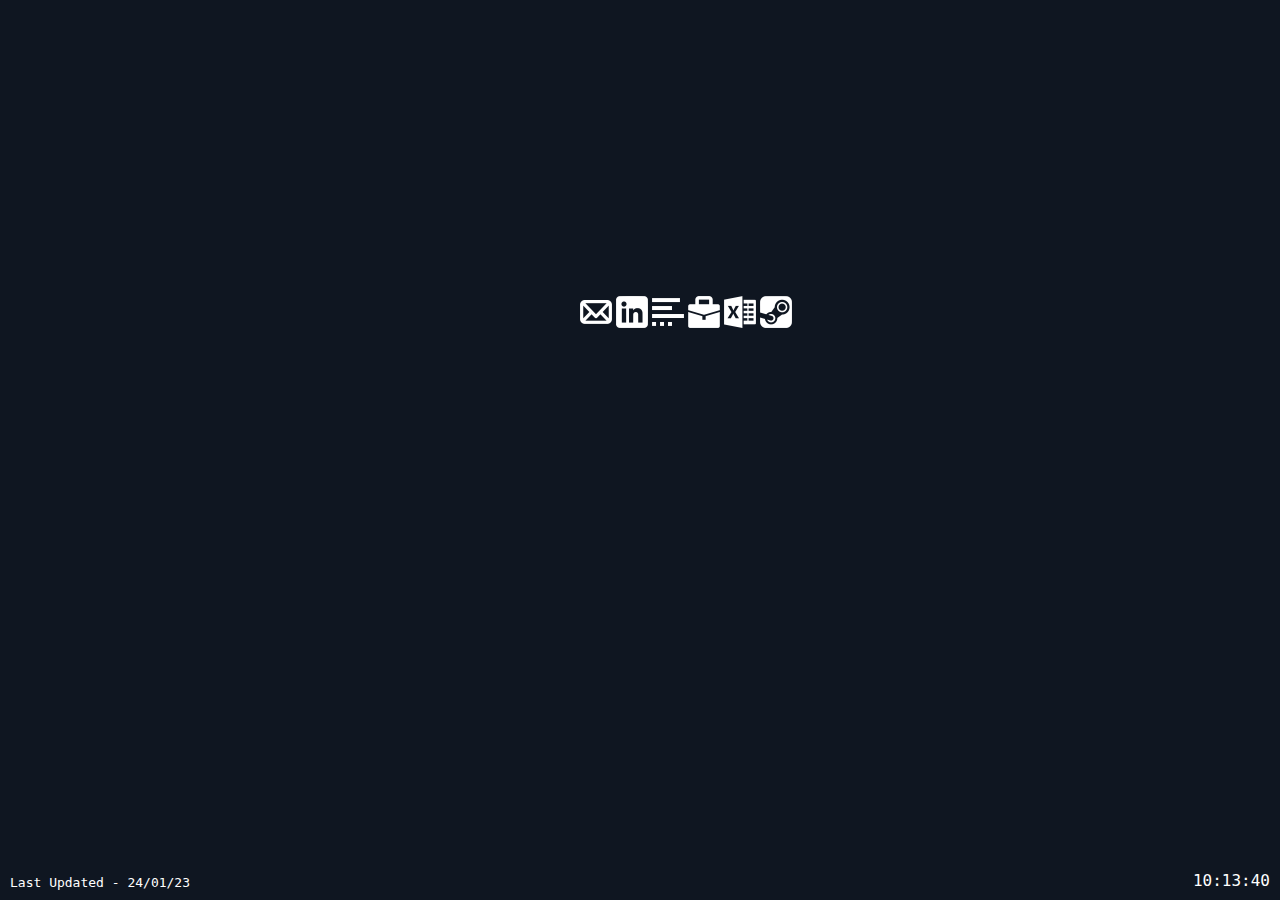
<file: index.html>
<!DOCTYPE html>
<html>
	<head>
		<link rel="stylesheet" href="style.css">
		<title>Magnus Åhman</title>
	</head>
	<body onload="startTime()">
		<ul id="nav">
			<li><a href="mailto: manxuss@gmail.com"><img src="Images/Icons/mail.png"></a><h1>Email</h1></li>
			<li><a href="https://www.linkedin.com/in/magnusahman/" target="_blank"><img src="Images/Icons/linkedin.png"></a><h1>LinkedIn</h1></li>
			<li><a href="cv.html"><img src="Images/Icons/CV.png"></a><h1>CV</h1></li>
			<li><a href="portfolio.html"><img src="Images/Icons/briefcase.png"></a><h1>Portfolio</h1></li>
			<li><a href="spreadsheets.html"><img src="Images/Icons/excel.png"></a><h1>Spreadsheets</h1></li>
			<li><a href="https://steamcommunity.com/id/manxuss/" target="_blank"><img src="Images/Icons/steam.png"></a><h1>Steam</h1></li>
		</ul>
		<div id="update">Last Updated - 24/01/23</div>
		<div id="time"></div>	
	<script src="script.js"></script>
	</body>
</html>
</file>
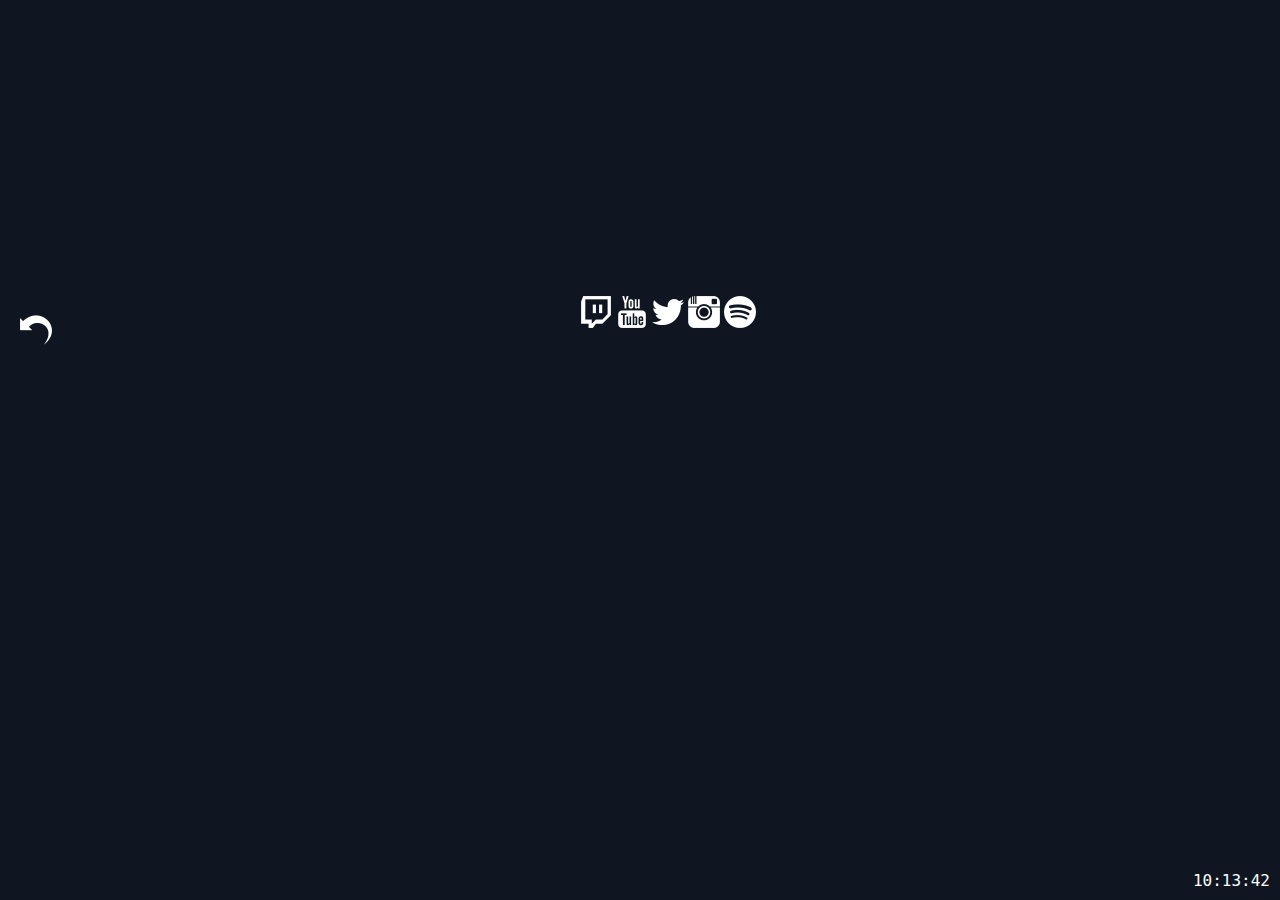
<file: platforms.html>
<!DOCTYPE html>
<html>
	<head>
		<link rel="stylesheet" href="style.css">
		<title>Page Title</title>
	</head>
	<body onload="startTime()">
		<a href="index.html" id="back"><img src="icons/back.png"></a>
		<ul id="nav">
			<li><a href="https://www.twitch.tv/manxuss" target="_blank"><img src="icons/twitch.png"></a><h1>Twitch</h1></li>
			<li><a href="https://www.youtube.com/user/Manxuss/featured" target="_blank"><img src="icons/youtube.png"></a><h1>Youtube</h1></li>
			<li><a href="https://twitter.com/manxuss" target="_blank"><img src="icons/twitter.png"></a><h1>Twitter</h1></li>
			<li><a href="https://www.instagram.com/manxus/" target="_blank"><img src="icons/instagram.png"></a><h1>Instagram</h1></li>
			<li><a href="https://open.spotify.com/user/113434856?si=27b2342286174bec" target="_blank"><img src="icons/spotify.png"></a><h1>Spotify</h1></li>
		</ul>
		<div id="time"></div>	
	<script src="script.js"></script>
	</body>
</html>
</file>
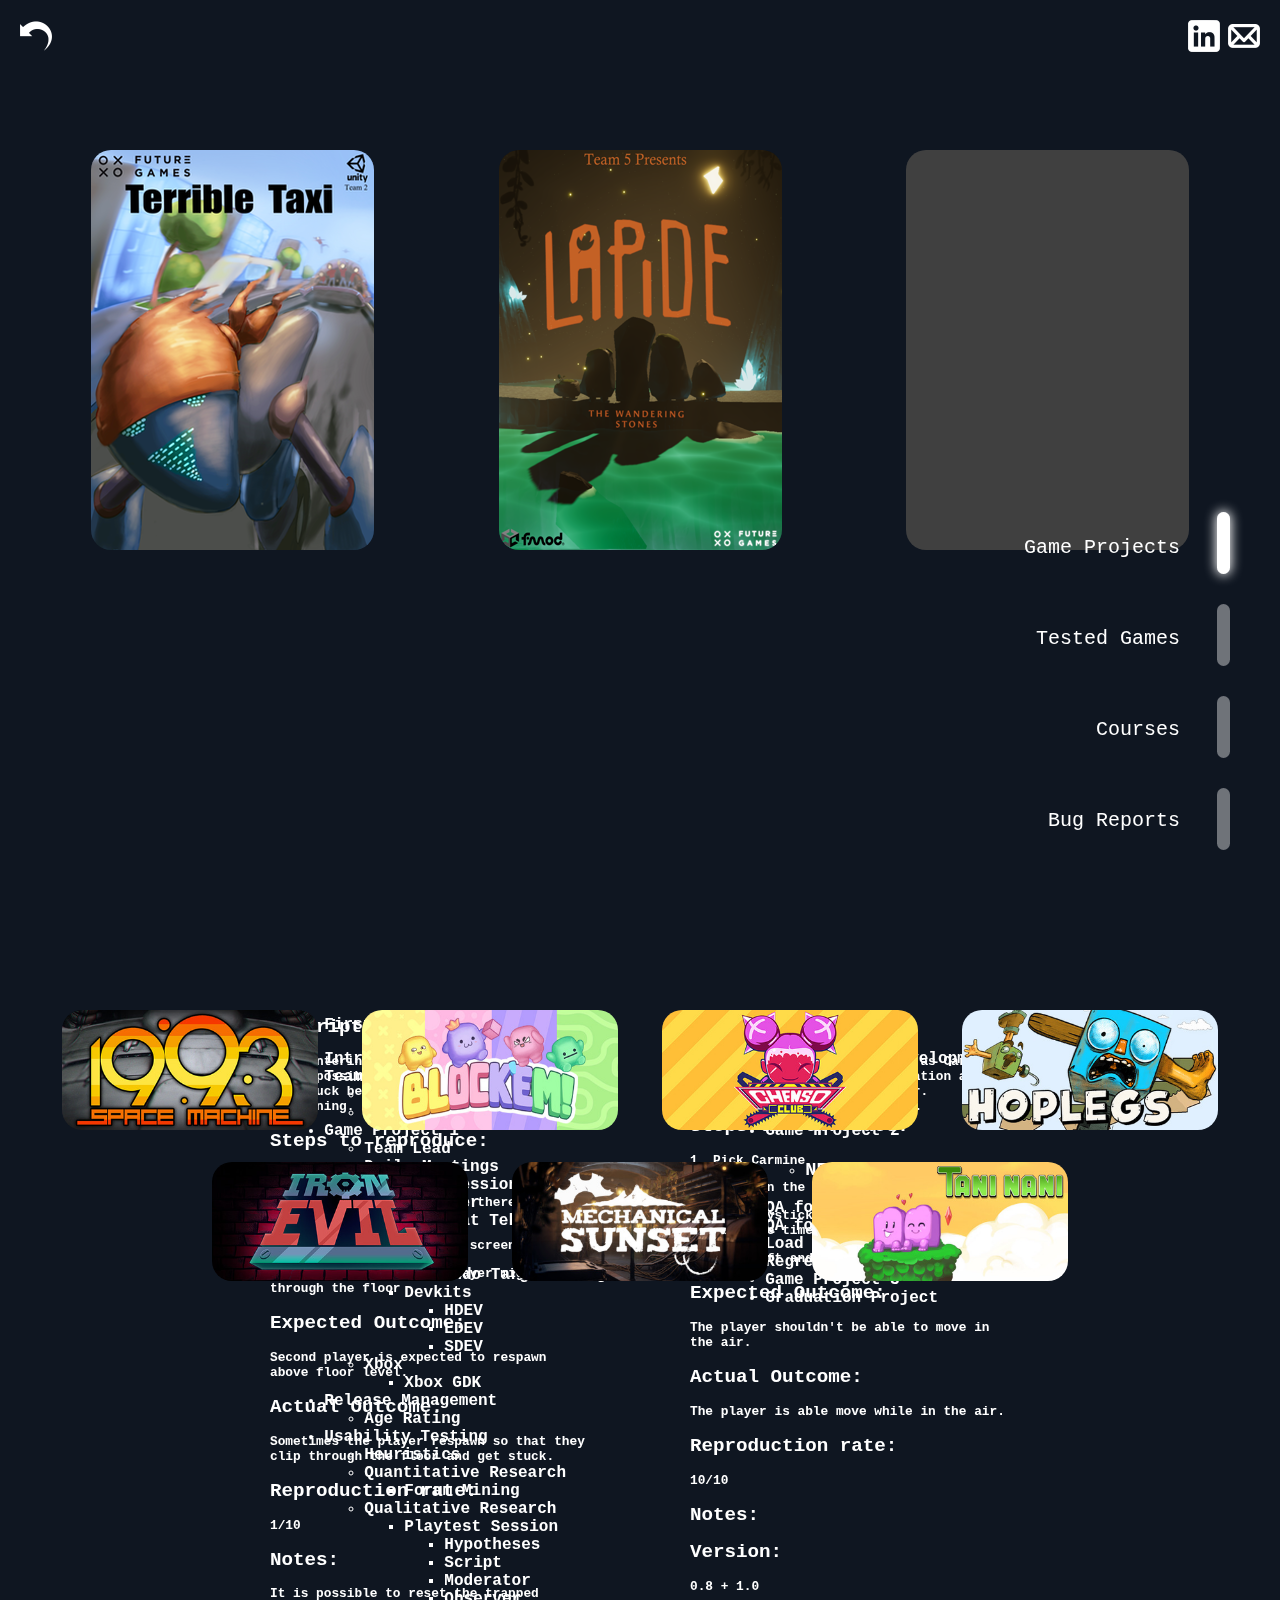
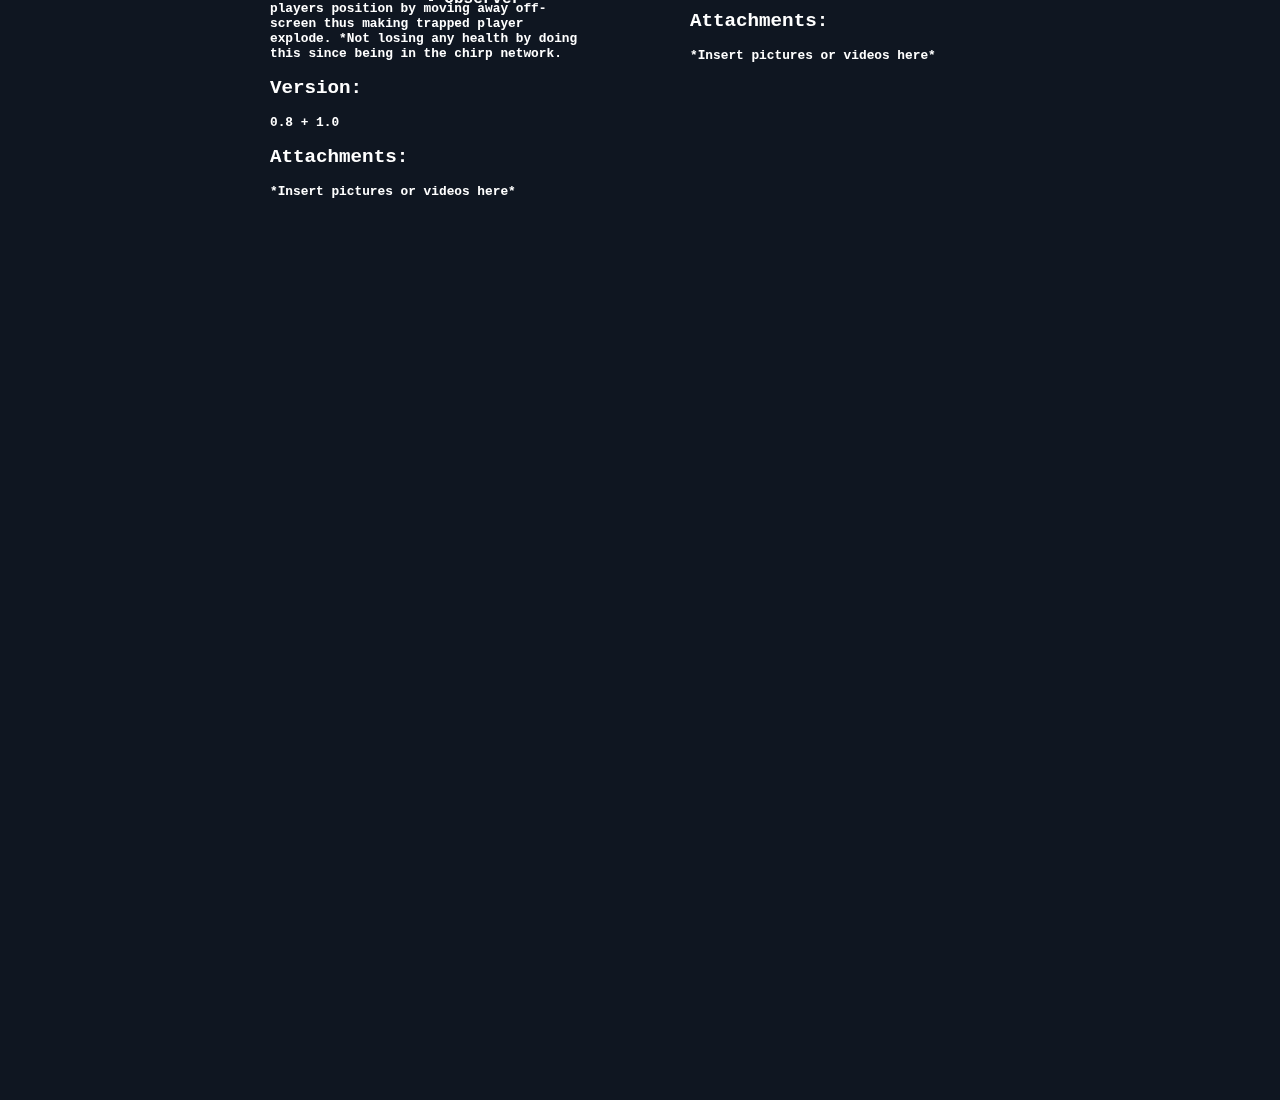
<file: portfolio.html>
<!DOCTYPE html>
	<html>
		<head>
			<link rel="stylesheet" href="portfolio.css">
			<title>Magnus Åhman</title>
		</head>
	<body>
		<div class="layout">
  			<div class="section-stick">
    			<div class="stick active"></div>
  			</div>
  			<div class="section-name">
  				<li>Game Projects</li>
  				<li>Tested Games</li>
  				<li>Courses</li>
  				<li>Bug Reports</li>
  			</div>
  			<div class="back">
  				<a href="index.html"><img src="Images/Icons/back.png"></a>
  			</div>
  			<div class="contact">
  				<a href="https://www.linkedin.com/in/magnusahman/" target="_blank"><img src="Images/Icons/linkedin.png"></a>
  				<a href="mailto: manxuss@gmail.com"><img src="Images/Icons/mail.png"></a>
  			</div>
  			<section class="s1">
  				<div>
  					<a href="https://futuregames.itch.io/terrible-taxi" target="_blank"><img src="Images/Logo/GP1.png"></a>
  					<a href="https://futuregames.itch.io/lapide" target="_blank"><img src="Images/Logo/GP2.png"></a>
  					<img src="Images/Logo/GPPlaceholder.png">
  				</div>
  			</section>
  			<section class="s2">
  				<div>
  					<a href="https://store.steampowered.com/app/373480/1993_Space_Machine/" target="_blank"><img src="Images/Logo/1993spacemachine.png"></a>

  					<a href="https://store.steampowered.com/app/1529220/BlockEm/" target="_blank"><img src="Images/Logo/Blockem.png"></a>

  					<a href="https://store.steampowered.com/app/1454730/Chenso_Club/" target="_blank"><img src="Images/Logo/Chensoclub.png"></a>

  					<a href="https://store.steampowered.com/app/1395830/Hoplegs/" target="_blank"><img src="Images/Logo/Hoplegs.png"></a>

  					<a href="https://store.steampowered.com/app/1795100/IRON_EVIL/" target="_blank"><img src="Images/Logo/Ironevil.png"></a>

  					<a href="https://store.steampowered.com/app/1946760/Mechanical_Sunset/" target="_blank"><img src="Images/Logo/Mechanicalsunset.png"></a>

  					<a href="https://store.steampowered.com/app/1196800/TaniNani/" target="_blank"><img src="Images/Logo/Taninani.png"></a>

  				</div>
  			</section>
  			<section class="s3">
  				<div>
  					<ul>First Term</ul>
  					<ul>
  						<li>Introduction to QA</li>
  						<li>Teambuilding
  							<ul>
  								<li>Agile</li>
  								<li>Scrum</li>
  							</ul>
  						</li>
  						<li>Game Project 1
  							<ul>
  								<li>Team Lead</li>
  								<li>Daily Meetings</li>
  								<li>Playtest Session</li>
  								<li>Game Trailer</li>
  								<li>Presented at Teknikens Hus</li>
  							</ul>
  						</li>
  						<li>QA for Console
  							<ul>
  								<li>Nintendo
  									<ul>
  										<li>Nintendo Target Manager</li>
  										<li>Devkits
  											<ul>
  												<li>HDEV</li>
  												<li>EDEV</li>
  												<li>SDEV</li>
  											</ul>
  										</li>
  									</ul>
  								</li>
  								<li>Xbox
  									<ul>
  										<li>Xbox GDK</li>
  									</ul>
  								</li>
  							</ul>
  						</li>
  						<li>Release Management
  							<ul>
  								<li>Age Rating</li>
  							</ul>
  						</li>
  						<li>Usability Testing
  							<ul>
  								<li>Heuristics</li>
  								<li>Quantitative Research
  									<ul>
  										<li>Forum Mining</li>
  									</ul>
  								</li>
  								<li>Qualitative Research
  									<ul>
  										<li>Playtest Session
  											<ul>
  												<li>Hypotheses</li>
  												<li>Script</li>
  												<li>Moderator</li>
  												<li>Observer</li>
  											</ul>
  										</li>
  									</ul>
  								</li>
  							</ul>
  						</li>
  					</ul>
  				</div>
  				<div>
  					<ul>Second Term</ul>
  					<ul>
  						<li>Professional Development
  							<ul>
  								<li>CV</li>
  								<li>Portfolio</li>
  								<li>Cover Letter</li>
  							</ul>
  						</li>
  						<li>Game Project 2
  							<ul>
  								<li><h3>NEXT COURSE!</h3></li>
  							</ul>
  						</li>
  						<li>QA for Mobile
  							
  						</li>
  						<li>QA for Web-based apps
  							
  						</li>
  						<li>Load Testing
  							
  						</li>
  						<li>Regression Testing

  						</li>
  						<li>Game Project 3
  							
  						</li>
  						<li>Graduation Project
  							
  						</li>
  					</ul>
  				</div>
  			</section>
 			<section class="s4">
 				<div>
 					<h2>Description:</h2>
						<p>When entering the CHIRP NETWORK in co-op it is possible for the second player to get stuck below the floor when respawning.

					<h2>Steps to reproduce:</h2>
						<p>1. Enter "CHIRP NETWORK"
						<p>2. Player one stands where there's a spacing in the floor
						<p>3. Second player goes off screen
						<p>4. When respawning the player might clip through the floor

					<h2>Expected Outcome:</h2>
						<p>Second player is expected to respawn above floor level.

					<h2>Actual Outcome:</h2>
						<p>Sometimes the player respawn so that they clip through the floor and get stuck.

					<h2>Reproduction rate:</h2>
						<p>1/10

					<h2>Notes:</h2>
						<p>It is possible to reset the trapped players position by moving away off-screen thus making trapped player explode. *Not losing any health by doing this since being in the chirp network.

					<h2>Version:</h2>
						<p>0.8 + 1.0

					<h2>Attachments:</h2>
						<p>*Insert pictures or videos here*
 				</div>
 				<div>
 					<h2>Description:</h2>
						<p>When slamming down the hammer as Carmine you can get stuck in the animation and move back and forth in the air.

					<h2>Steps to reproduce:</h2>
						<p>1. Pick Carmine
						<p>2. Stand on the floor (not platforms)
						<p>3. Push joystick [L] down and press X + B at the same time
						<p>4. Move left and right

					<h2>Expected Outcome:</h2>
						<p>The player shouldn't be able to move in the air.

					<h2>Actual Outcome:</h2>
						<p>The player is able move while in the air.

					<h2>Reproduction rate:</h2>
						<p>10/10

					<h2>Notes:</h2>

					<h2>Version:</h2>
						<p>0.8 + 1.0

					<h2>Attachments:</h2>
						<p>*Insert pictures or videos here*
 				</div>
 			</section>

		</div>
		<script src="script.js"></script>
	</body>
</html>
</file>
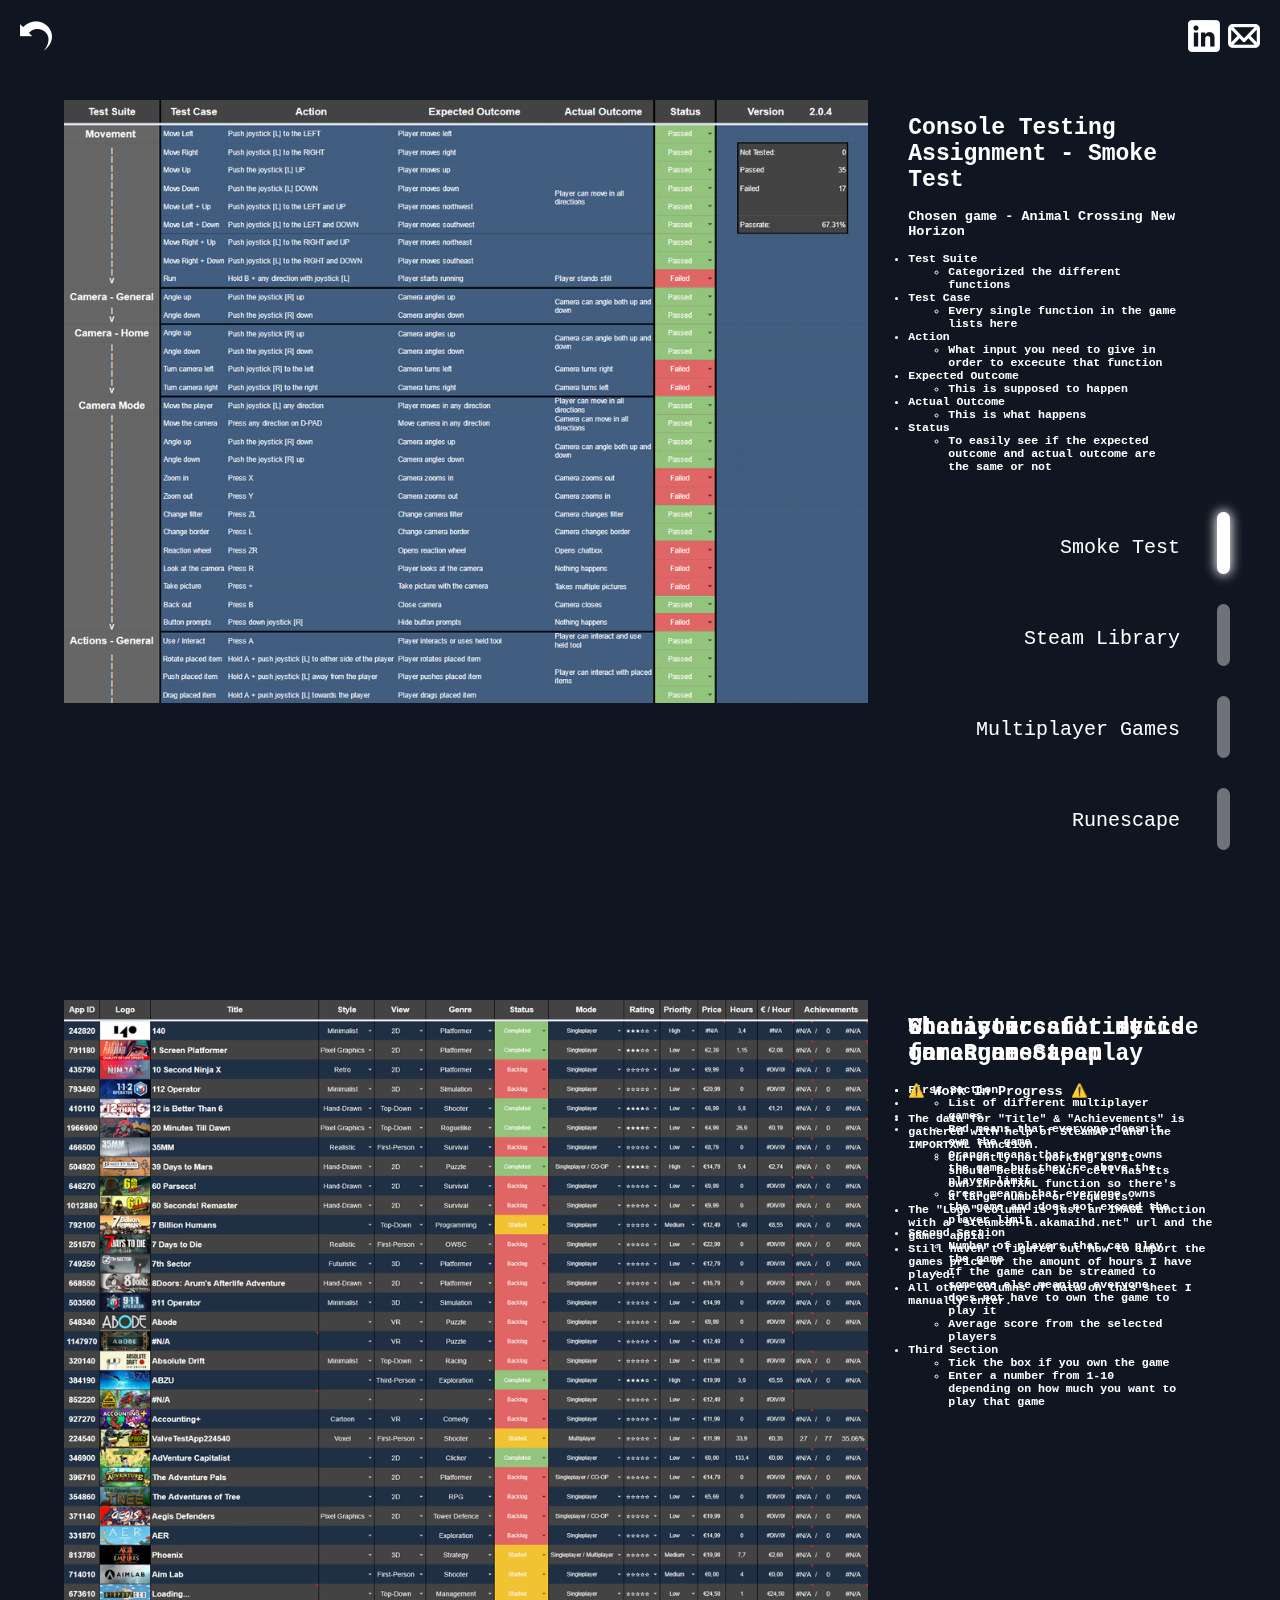
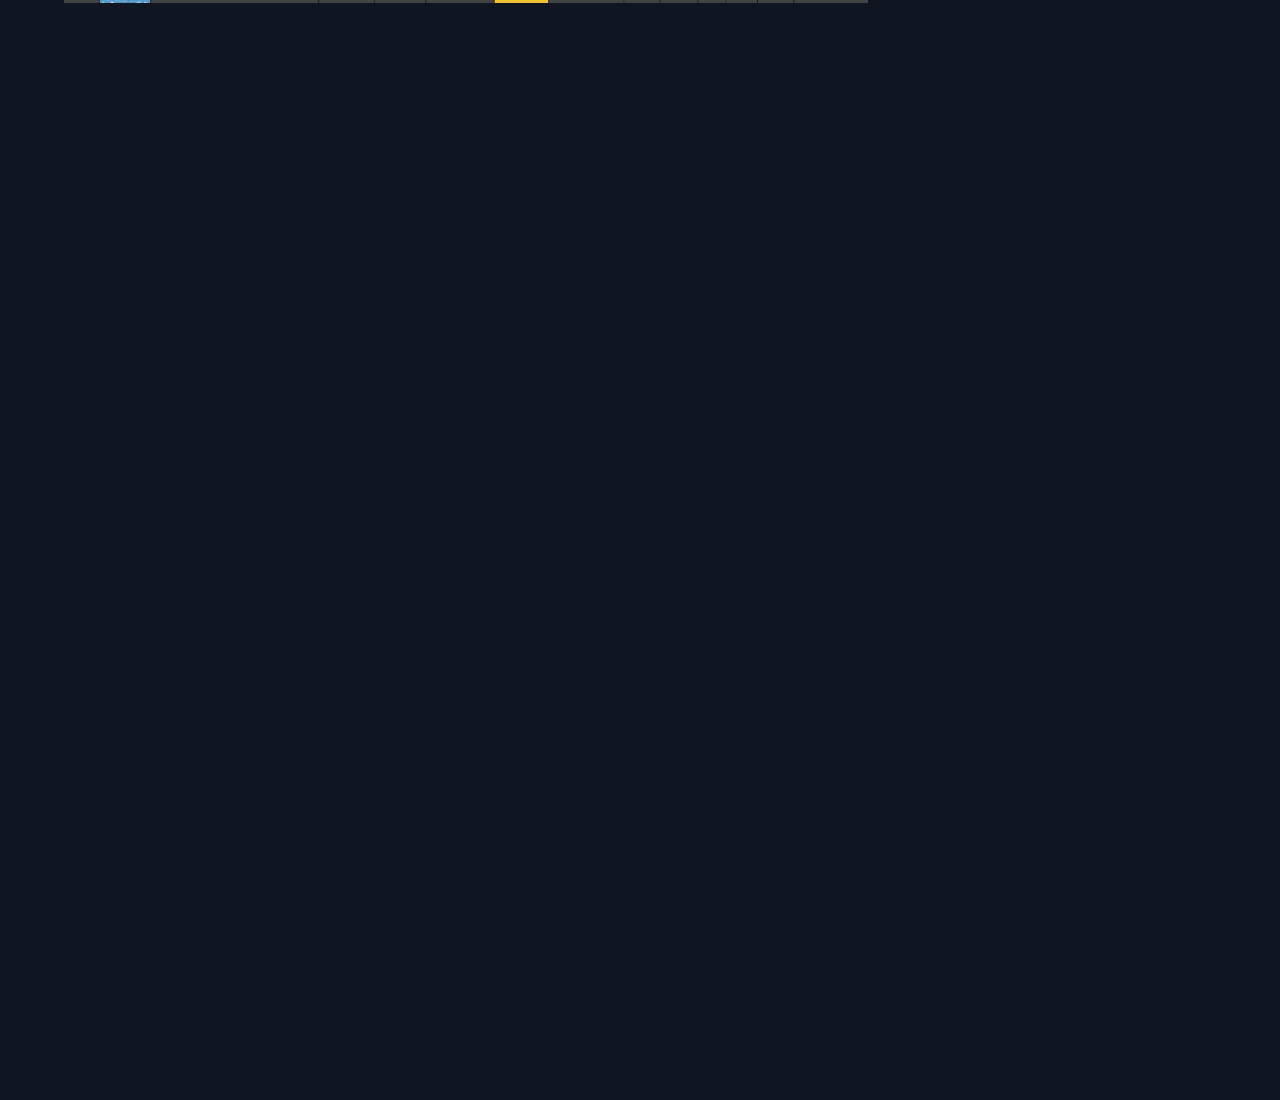
<file: spreadsheets.html>
<!DOCTYPE html>
	<html>
		<head>
			<link rel="stylesheet" href="spreadsheets.css">
			<title>Magnus Åhman</title>
		</head>
	<body>
		<div class="layout">
  			<div class="section-stick">
    			<div class="stick active"></div>
  			</div>
  			<div class="section-name">
  				<li>Smoke Test</li>
  				<li>Steam Library</li>
  				<li>Multiplayer Games</li>
  				<li>Runescape</li>
  			</div>
  			<div class="back">
  				<a href="index.html"><img src="Images/Icons/back.png"></a>
  			</div>
  			<div class="contact">
  				<a href="https://www.linkedin.com/in/magnusahman/" target="_blank"><img src="Images/Icons/linkedin.png"></a>
  				<a href="mailto: manxuss@gmail.com"><img src="Images/Icons/mail.png"></a>
  			</div>
  			<section class="s1">
  				<div class="spreadimg">
  					<img src="Images/Smoketest.png">
  				</div>
  				<div class="spreadtext">
  					<ul>
  						<h1>Console Testing Assignment - Smoke Test</h1>
 						<h3>Chosen game - Animal Crossing New Horizon</h3>
 						<li>Test Suite
 							<ul>
 								<li>Categorized the different functions</li>
 							</ul>
 						</li>
 						<li>Test Case
 							<ul>
 								<li>Every single function in the game lists here</li>
 							</ul>
 						</li>
 						<li>Action
 							<ul>
 								<li>What input you need to give in order to excecute that function</li>
 							</ul>
 						</li>
 						<li>Expected Outcome
 							<ul>
 								<li>This is supposed to happen</li>
 							</ul>
 						</li>
 						<li>Actual Outcome
 							<ul>
 								<li>This is what happens</li>
 							</ul>
 						</li>
 						<li>Status
 							<ul>
 								<li>To easily see if the expected outcome and actual outcome are the same or not</li>
 							</ul>
 						</li>
 					</ul>
  				</div>
  			</section>
  			<section class="s2">
  				<div class="spreadimg">
 					<img src="Images/Steamstatistics.png">
 				</div>
 				<div class="spreadtext">
 					<ul>
 						<h1>Statistics for my games on Steam</h1>
 						<h3>⚠️ Work In Progress ⚠️</h3>
 						<li>The data for "Title" & "Achievements" is gathered with help of SteamAPI and the IMPORTXML function.
 							<ul>
 								<li>Currently not working as it should because each cell has its own IMPORTXML function so there's a large number or requests.</li>
 							</ul>
 						</li>
 						<li>The "Logo" column is just an IMAGE function with a "steamcdn-a.akamaihd.net" url and the games appid.
 							
 						</li>
 						<li>Still haven't figured out how to import the games price or the amount of hours I have played.
 							
 						</li>
 						<li>All other columns of data on this sheet I manually enter.
 							
 						</li>
 					</ul>
 				</div>
  			</section>
  			<section class="s3">
  				<div class="spreadimg">
  					<img src="Images/Multiplayergames.png">
  				</div>
  				<div class="spreadtext">
  					<ul>
 						<h1>When you can't decide on a game to play</h1>
 						<li>First Section
 							<ul>
 								<li>List of different multiplayer games</li>
 								<li>Red means that everyone doesn't own the game</li>
 								<li>Orange means that everyone owns the game but they're above the player limit</li>
 								<li>Green means that everyone owns the game and does not exceed the player limit</li>
 							</ul>
 						</li>
 						<li>Second Section
 							<ul>
 								<li>Number of players that can play the game</li>
 								<li>If the game can be streamed to someone else meaning everyone does not have to own the game to play it</li>
 								<li>Average score from the selected players</li>
 							</ul>
 						</li>
 						<li>Third Section
 							<ul>
 								<li>Tick the box if you own the game</li>
 								<li>Enter a number from 1-10 depending on how much you want to play that game</li>
 							</ul>
 						</li>
 					</ul>
  				</div>
  			</section>
  			<section class="s4">
  				<div class="spreadimg">
  					<img src="Images/Runescape.png">
  				</div>
  				<div class="spreadtext">
  					<ul>
 						<h1>Character statistics for Runescape</h1>
 						<h3></h3>
 						<li>
 							
 						</li>
 						<li>
 							
 						</li>
 						<li>
 							
 						</li>
 						<li>
 							
 						</li>
 					</ul>
  				</div>
  			</section>
		</div>
		<script src="script.js"></script>
	</body>
</html>
</file>
<file: style.css>
body {
	background-color: #0f1621;
	margin: 0;
	font-family: monospace;
	color: #fff;
}

#nav {
	margin-top: 23%;
	margin-left: 42%;
	display: flex;
}

#nav li {
	display: flex;
	align-items: flex-end;
	padding: 2px;
	color: white;
}

.hover a:hover + h1 {
	display: block;
}

h1 {
	display: none;
	font-size: 20px;
	padding-left: 2px;
}

.typewriter {
color: #fff;
overflow: hidden;
white-space: nowrap;
margin: 0 auto;
letter-spacing: .15em;
border-right: .15em solid orange;
animation: 
    typing 1s steps(30, end),
    blink-caret .75s step-end infinite;
}

@keyframes typing {
  from { width: 0 }
  to { width: 100% }
}

@keyframes blink-caret {
  from, to { border-color: transparent }
  50% { border-color: orange; }
}

::-webkit-scrollbar {
    display: none;
}

#time {
	position: absolute;
	font-size: 1rem;
	right: 10px;
	bottom: 10px;
}

#back {
	position: fixed;
	margin: 20px;
}

#update {
	position: absolute;
	bottom: 10px;
	left: 10px;
}
</file>
<file: portfolio.css>
body {
	background-color: #0f1621;
	margin: 0;
	padding: 0;
	font-family: monospace;
	color: #fff;
  overflow: hidden scroll;
  -ms-overflow-style: none;
}

.back {
	position: fixed;
	left: 20px;
	top: 20px;
	z-index: 5;
}

.contact {
  position: fixed;
  right: 20px;
  top: 20px;
  z-index: 5;
}

:root {
  --color-white: #fff;
  --time-animation: 0.6s;
}
@keyframes pulse {
  0% {
    transform: translateY(0px);
  }
  50% {
    transform: translateY(25px);
  }
  100% {
    transform: translateY(0px);
  }
}
html {
  scrollbar-width: none;
}
body::-webkit-scrollbar {
  display: none;
}
.layout {
  width: 100%;
  height: calc(100vh * 3);
  position: relative;
}
.layout .section-stick {
  margin: auto;
  position: fixed;
  right: 50px;
  bottom: 50px;
  display: flex;
  flex-direction: column;
  row-gap: 30px;
  align-items: center;
  justify-content: flex-start;
  z-index: 1000;
}
.layout .section-stick .stick,
.layout .section-stick .active {
  width: 13px;
  height: 62px;
  border: none;
  border-radius: 9px;
}
.layout .section-stick .stick {
  position: relative;
  background-color: rgba(255, 255, 255, 0.4);
  transition: all var(--time-animation) ease-in-out;
}
.layout .section-stick .active {
  position: absolute;
  background-color: var(--color-white);
  box-shadow: 0px 0px 12px 1px var(--color-white);
  backdrop-filter: blur(3px);
  -webkit-backdrop-filter: blur(3px);
}
.layout section {
  width: 100%;
  height: 100vh;
  position: fixed;
  top: 100px;
  left: 0;
  right: 0;
  display: flex;
  justify-content: center;
  color: var(--color-white);
  font-size: 40px;
  font-weight: 600;
  transform: translateY(100vh);
  transition: all var(--time-animation) ease-in-out;
  z-index: 0;
}
.layout section .home {
  display: flex;
  flex-direction: column;
  row-gap: 45px;
  align-items: center;
}
.layout .s1 {
  transform: translateY(0);
  z-index: 4;
}
.layout .s2 {
  z-index: 3;
}
.layout .s3 {
  z-index: 2;
}
.layout .s4 {
  z-index: 1;
}
/*** RESPONSIVE ***/
/* MOBILE */
@media screen and (max-width: 576px) {
  body::-webkit-scrollbar {
    width: 0px;
    background: transparent;
    -webkit-appearance: none;
  }
  .layout .section-stick {
    right: 20px;
    bottom: 20px;
    transform: scale(0.7);
  }
  .layout section {
    font-size: 40px;
  }
}
.layout .section-name {
	position: fixed;
	bottom: 0;
	right: 100px;
	color: #fff;
	z-index: 5;
	text-align: right;
	font-size: 20px;
	list-style: none;
}

.layout .section-name li {
	margin-bottom: 68px;
}

.s3 ul {
  font-size: 1rem;
}

.s3 div {
  margin-left: 50px;
  margin-right: 50px;
}

.s4 div {
  font-size: 0.8rem;
  width: 25%;
  margin-left: 50px;
  margin-right: 50px;
}

.s1 img {
  border-radius: 20px;
  margin: 50px;
}

.s1 img:hover {
  scale: 1.1;
}

.s2 img {
  border-radius: 20px;
  margin: 10px;
  width: 20%;
  height: auto;
}

.s2 img:hover {
  scale: 1.1;
}

.s2 div {
  text-align: center;
}

.overlay {
  position: fixed;
  top: 0;
  bottom: 0;
  left: 0;
  right: 0;
  transition: opacity 500ms;
  visibility: hidden;
  opacity: 0;
}
.overlay:target {
  visibility: visible;
  opacity: 1;
}

.popup {
  margin: 70px auto;
  padding: 20px;
  background: black;
  color: white;
  border-radius: 5px;
  width: 30%;
  position: relative;
  transition: all 5s ease-in-out;
}

.popup h2 {
  margin-top: 0;
  font-family: Tahoma, Arial, sans-serif;
}
.popup .close {
  position: absolute;
  top: 20px;
  right: 30px;
  transition: all 200ms;
  font-size: 30px;
  font-weight: bold;
  text-decoration: none;
  color: #333;
}
.popup .close:hover {
  color: #06D85F;
}
.popup .content {
  max-height: 30%;
  overflow: auto;
}

@media screen and (max-width: 700px){
  .box{
    width: 70%;
  }
  .popup{
    width: 70%;
  }
}
</file>
<file: spreadsheets.css>
body {
	background-color: #0f1621;
	margin: 0;
	padding: 0;
	font-family: monospace;
	color: #fff;
  overflow: hidden scroll;
  -ms-overflow-style: none;
}

.back {
	position: fixed;
	left: 20px;
	top: 20px;
	z-index: 5;
}

.contact {
  position: fixed;
  right: 20px;
  top: 20px;
  z-index: 5;
}

:root {
  --color-white: #fff;
  --time-animation: 0.6s;
}
@keyframes pulse {
  0% {
    transform: translateY(0px);
  }
  50% {
    transform: translateY(25px);
  }
  100% {
    transform: translateY(0px);
  }
}
html {
  scrollbar-width: none;
}
body::-webkit-scrollbar {
  display: none;
}
.layout {
  width: 100%;
  height: calc(100vh * 3);
  position: relative;
}
.layout .section-stick {
  margin: auto;
  position: fixed;
  right: 50px;
  bottom: 50px;
  display: flex;
  flex-direction: column;
  row-gap: 30px;
  align-items: center;
  justify-content: flex-start;
  z-index: 1000;
}
.layout .section-stick .stick,
.layout .section-stick .active {
  width: 13px;
  height: 62px;
  border: none;
  border-radius: 9px;
}
.layout .section-stick .stick {
  position: relative;
  background-color: rgba(255, 255, 255, 0.4);
  transition: all var(--time-animation) ease-in-out;
}
.layout .section-stick .active {
  position: absolute;
  background-color: var(--color-white);
  box-shadow: 0px 0px 12px 1px var(--color-white);
  backdrop-filter: blur(3px);
  -webkit-backdrop-filter: blur(3px);
}
.layout section {
  width: 100%;
  height: 100vh;
  position: fixed;
  top: 100px;
  left: 0;
  right: 0;
  display: flex;
  text-align: center;
  color: var(--color-white);
  font-size: 40px;
  font-weight: 600;
  transform: translateY(100vh);
  transition: all var(--time-animation) ease-in-out;
  z-index: 0;
}
.layout section .home {
  display: flex;
  flex-direction: column;
  row-gap: 45px;
  align-items: center;
}
.layout .s1 {
  transform: translateY(0);
  z-index: 4;
}
.layout .s2 {
  z-index: 3;
}
.layout .s3 {
  z-index: 2;
}
.layout .s4 {
  z-index: 1;
}
/*** RESPONSIVE ***/
/* MOBILE */
@media screen and (max-width: 576px) {
  body::-webkit-scrollbar {
    width: 0px;
    background: transparent;
    -webkit-appearance: none;
  }
  .layout .section-stick {
    right: 20px;
    bottom: 20px;
    transform: scale(0.7);
  }
  .layout section {
    font-size: 40px;
  }
}
.layout .section-name {
	position: fixed;
	bottom: 0;
	right: 100px;
	color: #fff;
	z-index: 5;
	text-align: right;
	font-size: 20px;
	list-style: none;
}

.layout .section-name li {
	margin-bottom: 68px;
}

.spreadimg {
  margin-left: 5%;
}

.spreadtext {
  width: 40%;
}

section ul {
  width: 75%;
  font-size: 0.9vw;
  text-align: left;
}

section img {
  width: 100%;
  height: auto;
}
</file>
